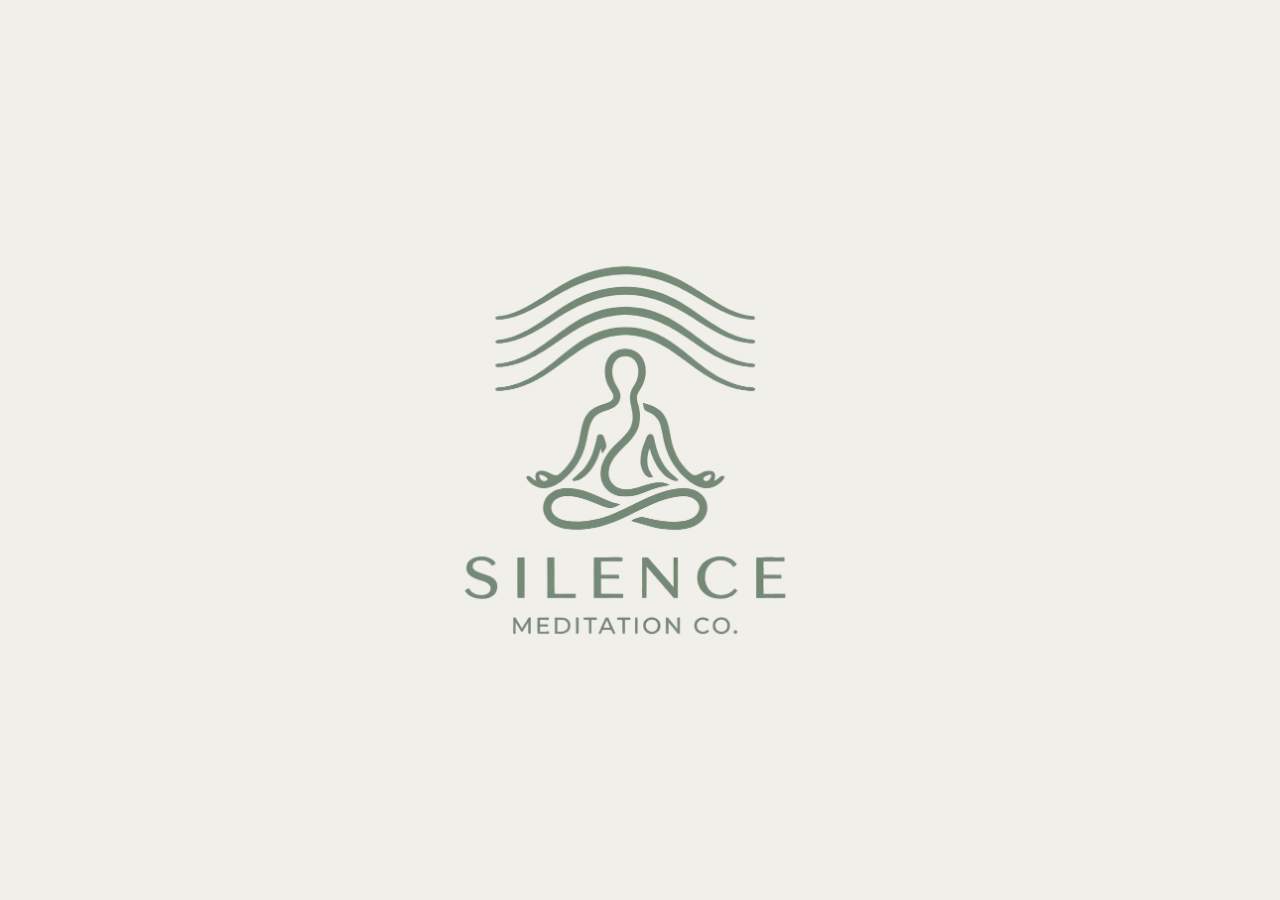
<file: Silence/app/src/main/assets/index.html>
<!DOCTYPE html>
<html>
<head>
    <meta charset="UTF-8">
    <meta name="viewport" content="width=device-width, initial-scale=1.0">
    <title>Silence</title>
    <link rel="stylesheet" href="style.css">
</head>

<body>


<!-- Splash Screen -->
<div id="splash">

    <img src="splash_logo.png" id="splashLogo">

</div>
<!-- App -->
<div id="app" class="hidden">



    <!-- HOME -->
    <section id="home" class="screen active">

        <h1 class="home-title">Silence</h1>

        <p class="home-subtitle">
            How are you feeling today?
        </p>

        <textarea
                id="problem"
                class="emotion-input"
                placeholder="Share what's on your mind..."
        ></textarea>

        <button class="calm-button" onclick="sendToAndroid()">
            Find Calm
        </button>

        <div class="ambient-orb"></div>


        <!-- AI RESULT -->

        <div id="emotionResultCard" class="result-card hidden">

            <div class="emotion-label">
                Emotion Detected
            </div>

            <div id="detectedEmotion" class="emotion-value">
                Calm
            </div>

        </div>


        <!-- MEDITATION CARD -->

        <div id="meditationCard" class="meditation-card hidden">

            <div class="recommendation-card">

                <svg class="meditation-icon" viewBox="0 0 24 24" aria-hidden="true">
                    <path d="M4 10.5C4 7.46 6.46 5 9.5 5h5A5.5 5.5 0 0 1 20 10.5v.25A4.25 4.25 0 0 1 15.75 15H14l.6 2.4a.75.75 0 0 1-1.28.7L11 15.5l-2.32 2.6a.75.75 0 0 1-1.28-.7L8 15H6.25A4.25 4.25 0 0 1 2 10.75z"/>
                </svg>
                <span>Recommended Meditation</span>
            </div>



            <p id="meditationText" style="white-space: pre-line;"></p>

        </div>

        <!-- CRISIS SUPPORT MESSAGE -->
        <div id="crisisMessage" class="result-card hidden">

            <div class="emotion-label">
                Support Message
            </div>

            <div id="crisisText" class="emotion-value" style="white-space: pre-line;">
                If you are in immediate distress, please reach out to someone you trust or a professional support service.
            </div>

        </div>

        <!-- BREATHING CARD -->

        <div id="breathingCard" class="breathing-card hidden">

            <div class="card-title">
                Guided Breathing
            </div>

            <div class="breathing-container">

                <div class="breathing-orb" id="breathingCircle"></div>

                <div class="breathing-text" id="breathingText">
                    Tap Start
                </div>

            </div>

            <button id="breathingButton"
                    class="primary-btn"
                    onclick="toggleBreathing()">
                Start Session
            </button>

            <button id="resetButton"
                    class="back-btn"
                    onclick="resetMeditation()">
                Back
            </button>

        </div>

        <div style="height:120px"></div>

    </section>

    <!-- MUSIC -->
    <section id="music" class="screen">

        <div class="music-title">

            <svg viewBox="0 0 24 24" fill="none">
                <path d="M9 18V5l12-2v13"/>
                <circle cx="6" cy="18" r="3"/>
                <circle cx="18" cy="16" r="3"/>
            </svg>

            Soothing Music

        </div>

        <div class="music-player">

            <audio id="meditationAudio"></audio>

            <div class="player-header">
                <svg class="music-icon" viewBox="0 0 24 24">
                    <path d="M12 3v12.26A3.5 3.5 0 1 0 14 18V7h4V3h-6z"/>
                </svg>
                <span id="currentTrack">Nothing Playing</span>
            </div>

            <div class="progress-wrapper">
                <span id="currentTime">0:00</span>

                <input type="range" id="progressBar" value="0" min="0" max="100">

                <span id="duration">0:00</span>
            </div>

            <div class="music-controls">

                <!-- LOOP BUTTON -->
                <button class="loop-btn" onclick="toggleLoop()">
                    <svg viewBox="0 0 24 24">
                        <path d="M17 1l4 4-4 4"/>
                        <path d="M3 11V9a4 4 0 014-4h14"/>
                        <path d="M7 23l-4-4 4-4"/>
                        <path d="M21 13v2a4 4 0 01-4 4H3"/>
                    </svg>
                </button>

                <!-- PLAY BUTTON -->
                <button class="play-main" onclick="togglePlay()">
                    <svg viewBox="0 0 24 24">
                        <path d="M8 5v14l11-7z"></path>
                    </svg>
                </button>

            </div>

            <ul class="track-list">

                <li onclick="playTrack('CalmMusic 512Hz.mp3')">
                    Calm Meditation
                </li>

                <li onclick="playTrack('Healing 71Hz.mp3')">
                    71Hz Healing
                </li>

                <li onclick="playTrack('DeepSleep 5Hz.mp3')">
                    5Hz Deep Sleep
                </li>

                <li onclick="playTrack('Gamma Focus Waves 404Hz.mp3')">
                    Gamma Deep Focus
                </li>

            </ul>

        </div>

    </section>

    <!-- SETTINGS -->
    <section id="settings" class="screen">

        <div class="settings-header">

            <svg width="22" height="22" viewBox="0 0 24 24">
                <path d="M12 8a4 4 0 100 8 4 4 0 000-8z" stroke="currentColor" stroke-width="2" fill="none"/>
                <path d="M3 12h2m14 0h2M12 3v2m0 14v2M5.6 5.6l1.4 1.4m10 10l1.4 1.4M18.4 5.6l-1.4 1.4M7 17l-1.4 1.4" stroke="currentColor" stroke-width="2"/>
            </svg>

            Settings

        </div>

        <div class="settings-card">

            <button class="settings-btn" onclick="openHistory()">

                <svg width="20" height="20" viewBox="0 0 24 24"
                     stroke="#1f2937" stroke-width="2" fill="none"
                     stroke-linecap="round" stroke-linejoin="round">

                    <line x1="8" y1="6" x2="21" y2="6"></line>
                    <line x1="8" y1="12" x2="21" y2="12"></line>
                    <line x1="8" y1="18" x2="21" y2="18"></line>
                    <circle cx="3" cy="6" r="1"></circle>
                    <circle cx="3" cy="12" r="1"></circle>
                    <circle cx="3" cy="18" r="1"></circle>

                </svg>

                Chat History

            </button>

            <button class="settings-btn" onclick="openAccount()">

                <svg width="20" height="20" viewBox="0 0 24 24"
                     stroke="#1f2937" stroke-width="2" fill="none"
                     stroke-linecap="round" stroke-linejoin="round">

                    <circle cx="12" cy="7" r="4"></circle>
                    <path d="M5.5 21a6.5 6.5 0 0113 0"></path>

                </svg>

                Account & Privacy

            </button>

        </div>

        <div class="settings-card">

            <div class="theme-row">

                <span>Light</span>

                <label class="switch">
                    <input type="checkbox" onchange="toggleTheme()">
                    <span class="slider"></span>
                </label>

                <span>Dark</span>

            </div>

        </div>

        <div class="settings-card">

            <button class="logout-btn" onclick="logout()">
                Logout
            </button>

        </div>

    </section>

    <!-- HISTORY -->
    <section id="history" class="screen">

        <div class="history-header">

            <button class="ios-back" onclick="changeTab('settings',2)">
                <svg viewBox="0 0 24 24">
                    <path d="M15 6 L9 12 L15 18"/>
                </svg>
                Back
            </button>

            <h2>Chat History</h2>

        </div>

        <div class="history-actions">

            <button class="delete-history-btn" onclick="openDeleteModal()">

                <svg class="delete-icon" viewBox="0 0 24 24" fill="none" stroke="currentColor">
                    <path stroke-linecap="round" stroke-linejoin="round" stroke-width="2"
                          d="M3 6h18M8 6V4h8v2M6 6v14h12V6"/>
                </svg>

                <span>Clear History</span>

            </button>

        </div>

        <div class="history-container" id="historyContainer"></div>

    </section>
    <!-- ACCOUNT -->
    <section id="account" class="screen">

        <div class="account-container">

            <div class="account-card">

                <h2 class="account-title">
                    👤 Account & Privacy
                </h2>

                <label class="account-label">Change Name</label>

                <input id="newName" class="account-input" placeholder="Enter new name">

                <button class="primary-btn" onclick="changeName()">
                    Update Name
                </button>

                <label class="account-label">Change Password</label>

                <input id="newPassword" type="password" class="account-input" placeholder="Enter new password">

                <button class="primary-btn" onclick="changePassword()">
                    Update Password
                </button>

                <button class="back-btn" onclick="changeTab('settings',2)">
                    Back
                </button>

            </div>

        </div>

    </section>

    <!-- Bottom Navigation -->
    <nav class="bottom-nav">



        <button class="nav-item active" onclick="changeTab('home',0)">

            <svg class="nav-icon" xmlns="http://www.w3.org/2000/svg" fill="none" viewBox="0 0 24 24" stroke-width="1.8" stroke="currentColor">
                <path stroke-linecap="round" stroke-linejoin="round" d="M2.25 12L11.25 3l9 9M4.5 10.5v9h5.25v-6h4.5v6H19.5v-9"/>
            </svg>

            <span>Home</span>
        </button>

        <button class="nav-item" onclick="changeTab('music',1)">

            <svg class="nav-icon" xmlns="http://www.w3.org/2000/svg" fill="none" viewBox="0 0 24 24" stroke-width="1.8" stroke="currentColor">
                <path stroke-linecap="round" stroke-linejoin="round" d="M9 19V6l12-2v13"/>
                <circle cx="6" cy="18" r="3"/>
                <circle cx="18" cy="16" r="3"/>
            </svg>

            <span>Music</span>
        </button>

        <button class="nav-item" onclick="changeTab('settings',2)">

            <svg class="nav-icon" xmlns="http://www.w3.org/2000/svg" fill="none" viewBox="0 0 24 24" stroke-width="1.8" stroke="currentColor">
                <path stroke-linecap="round" stroke-linejoin="round" d="M10.325 4.317a1.724 1.724 0 013.35 0l.172.68a1.724 1.724 0 001.616 1.25l.705.05a1.724 1.724 0 011.487 2.41l-.27.62a1.724 1.724 0 00.39 1.924l.5.5a1.724 1.724 0 010 2.438l-.5.5a1.724 1.724 0 00-.39 1.924l.27.62a1.724 1.724 0 01-1.487 2.41l-.705.05a1.724 1.724 0 00-1.616 1.25l-.172.68a1.724 1.724 0 01-3.35 0l-.172-.68a1.724 1.724 0 00-1.616-1.25l-.705-.05a1.724 1.724 0 01-1.487-2.41l.27-.62a1.724 1.724 0 00-.39-1.924l-.5-.5a1.724 1.724 0 010-2.438l.5-.5a1.724 1.724 0 00.39-1.924l-.27-.62a1.724 1.724 0 011.487-2.41l.705-.05a1.724 1.724 0 001.616-1.25l.172-.68z"/>
            </svg>

            <span>Settings</span>
        </button>

    </nav>

</div>


<script src="script.js"></script>

<!-- DELETE HISTORY MODAL -->

<div id="deleteModal" class="modal hidden">

    <div class="modal-content">

        <h3>Clear History</h3>

        <p>Are you sure you want to delete all meditation history?</p>

        <div class="modal-actions">

            <button class="cancel-btn" onclick="closeDeleteModal()">Cancel</button>

            <button class="confirm-delete-btn" onclick="confirmDeleteHistory()">Delete</button>

        </div>

    </div>

</div>

</body>

</html>
</file>
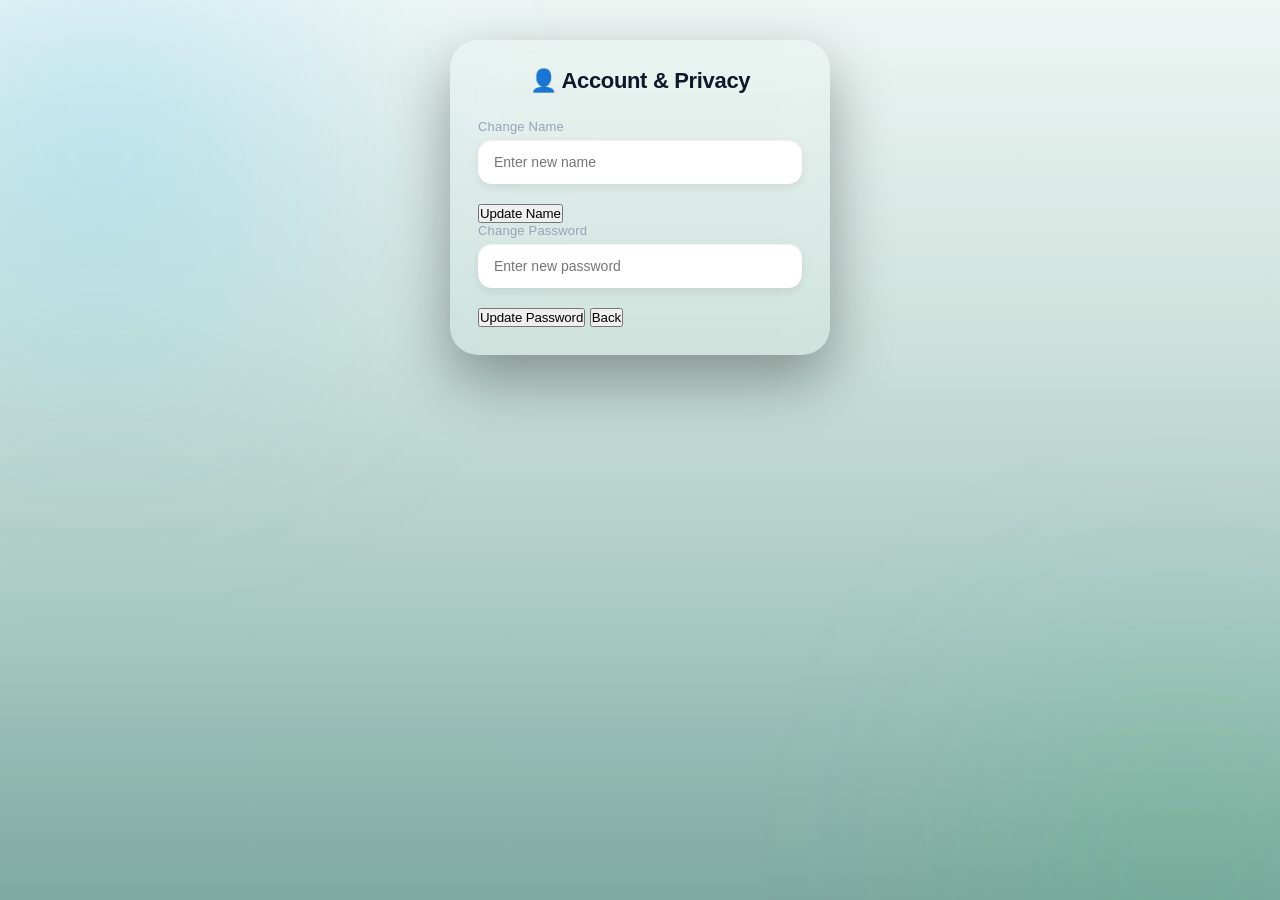
<file: Silence/app/src/main/assets/account.html>
<!DOCTYPE html>
<html>

<head>

    <meta name="viewport" content="width=device-width, initial-scale=1.0">

    <link rel="stylesheet" href="style.css">

</head>

<body>

<div class="account-container">

    <div class="account-card">

        <h2 class="account-title">👤 Account & Privacy</h2>

        <label class="account-label">Change Name</label>

        <input id="newName" class="account-input" placeholder="Enter new name">

        <button class="account-btn" onclick="changeName()">
            Update Name
        </button>

        <label class="account-label">Change Password</label>

        <input id="newPassword" type="password" class="account-input" placeholder="Enter new password">

        <button class="account-btn" onclick="changePassword()">
            Update Password
        </button>

        <button class="account-back-btn" onclick="changeTab('settings',2)">
            Back
        </button>

    </div>

</div>

<script src="script.js"></script>

</body>

</html>
</file>
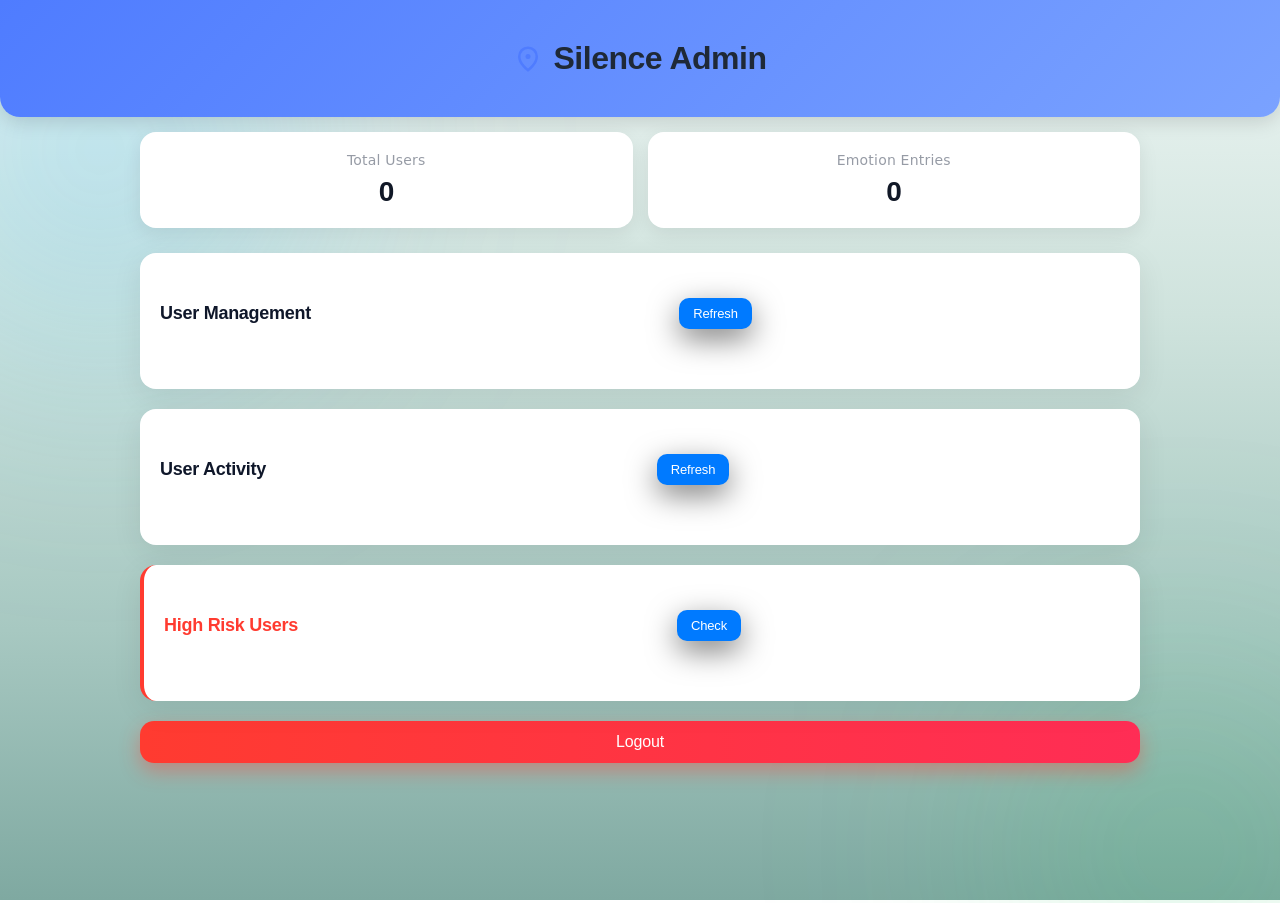
<file: Silence/app/src/main/assets/admin.html>
<!DOCTYPE html>
<html>
<head>
    <meta charset="UTF-8">
    <title>Admin Dashboard</title>
    <link rel="stylesheet" href="style.css">
</head>

<body>

<header class="admin-header">
    <h1 class="admin-title">
        <svg class="admin-logo" viewBox="0 0 24 24" fill="none">
            <path d="M12 3C8 3 5 6 5 10c0 6 7 11 7 11s7-5 7-11c0-4-3-7-7-7z" stroke="currentColor" stroke-width="2"/>
            <circle cx="12" cy="10" r="2" fill="currentColor"/>
        </svg>
        Silence Admin
    </h1>
</header>

<div class="dashboard">

    <div class="stats-grid">

        <div class="stat-card">
            <p class="stat-label">Total Users</p>
            <h2 id="totalUsers">0</h2>
        </div>

        <div class="stat-card">
            <p class="stat-label">Emotion Entries</p>
            <h2 id="totalEmotions">0</h2>
        </div>

    </div>

    <div class="card">

        <div class="card-header">
            <h2>User Management</h2>
            <button class="primary-btn" onclick="loadUsers()">Refresh</button>
        </div>

        <table id="userTable"></table>

    </div>


    <div class="card">

        <div class="card-header">
            <h2>User Activity</h2>
            <button class="primary-btn" onclick="loadActivity()">Refresh</button>
        </div>

        <table id="activityTable"></table>

    </div>


    <div class="card danger">

        <div class="card-header">
            <h2>High Risk Users</h2>
            <button class="primary-btn" onclick="loadHighRisk()">Check</button>
        </div>

        <table id="riskTable"></table>

    </div>


    <button class="logout-btn" onclick="logout()">Logout</button>

</div>
<script src="script.js"></script>
<script>
    document.addEventListener("DOMContentLoaded", function () {

        if (typeof loadStats === "function") loadStats();
        if (typeof loadUsers === "function") loadUsers();
        if (typeof loadActivity === "function") loadActivity();
        if (typeof loadHighRisk === "function") loadHighRisk();

    });
</script>
</body>

</html>
</file>
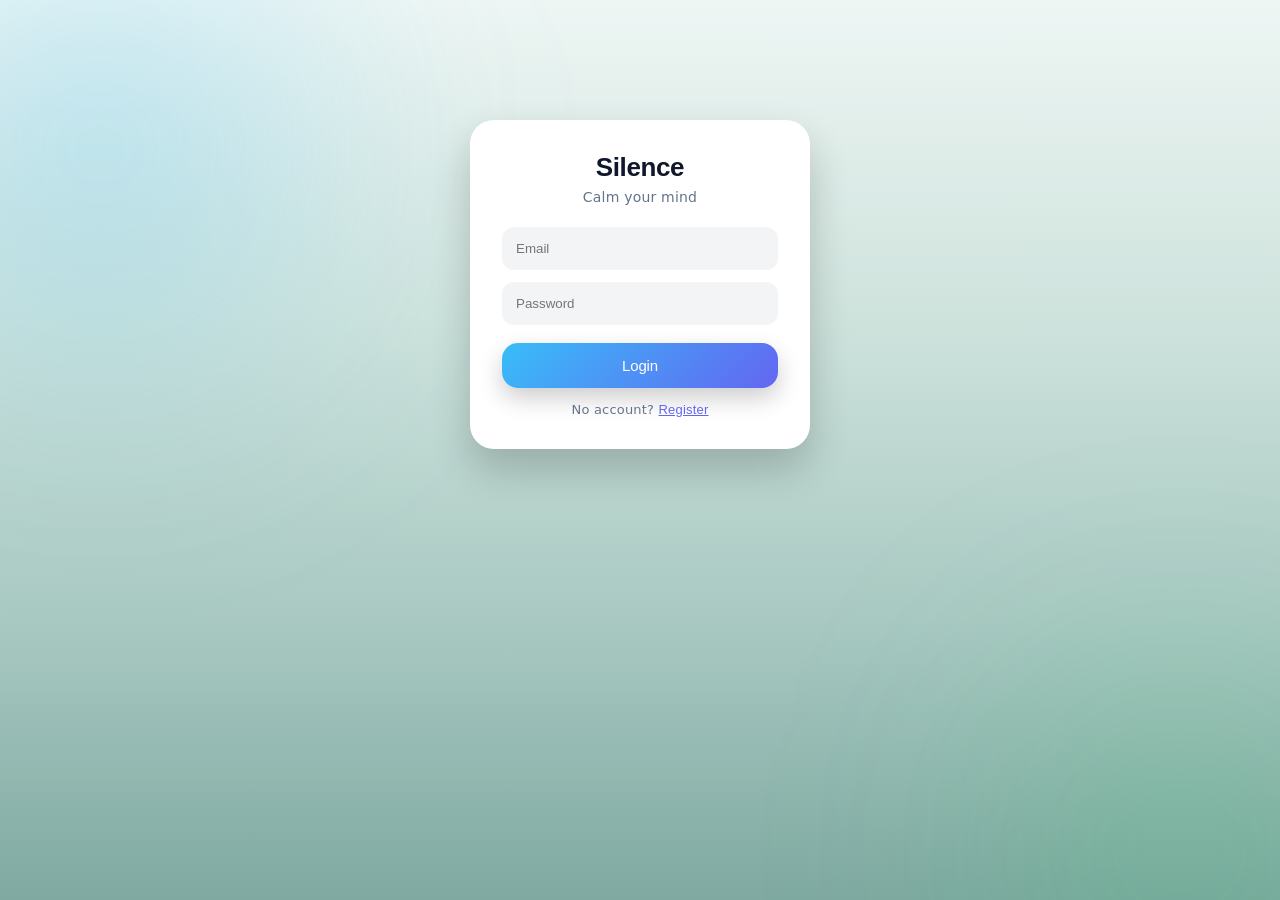
<file: Silence/app/src/main/assets/login.html>
<!DOCTYPE html>
<html>
<head>
    <meta charset="UTF-8">
    <title>Silence Login</title>
    <link rel="stylesheet" href="style.css">
</head>

<body>

<div class="auth-container">

    <h2 class="auth-title">Silence</h2>
    <p class="auth-subtitle">Calm your mind</p>

    <input id="loginEmail" placeholder="Email">

    <input id="loginPassword" type="password" placeholder="Password">

    <button class="auth-btn" onclick="loginUser()">Login</button>

    <p class="auth-link">
        No account?
        <a href="#" onclick="openRegister()">Register</a>
    </p>

</div>

<script src="script.js"></script>

</body>
</html>
</file>
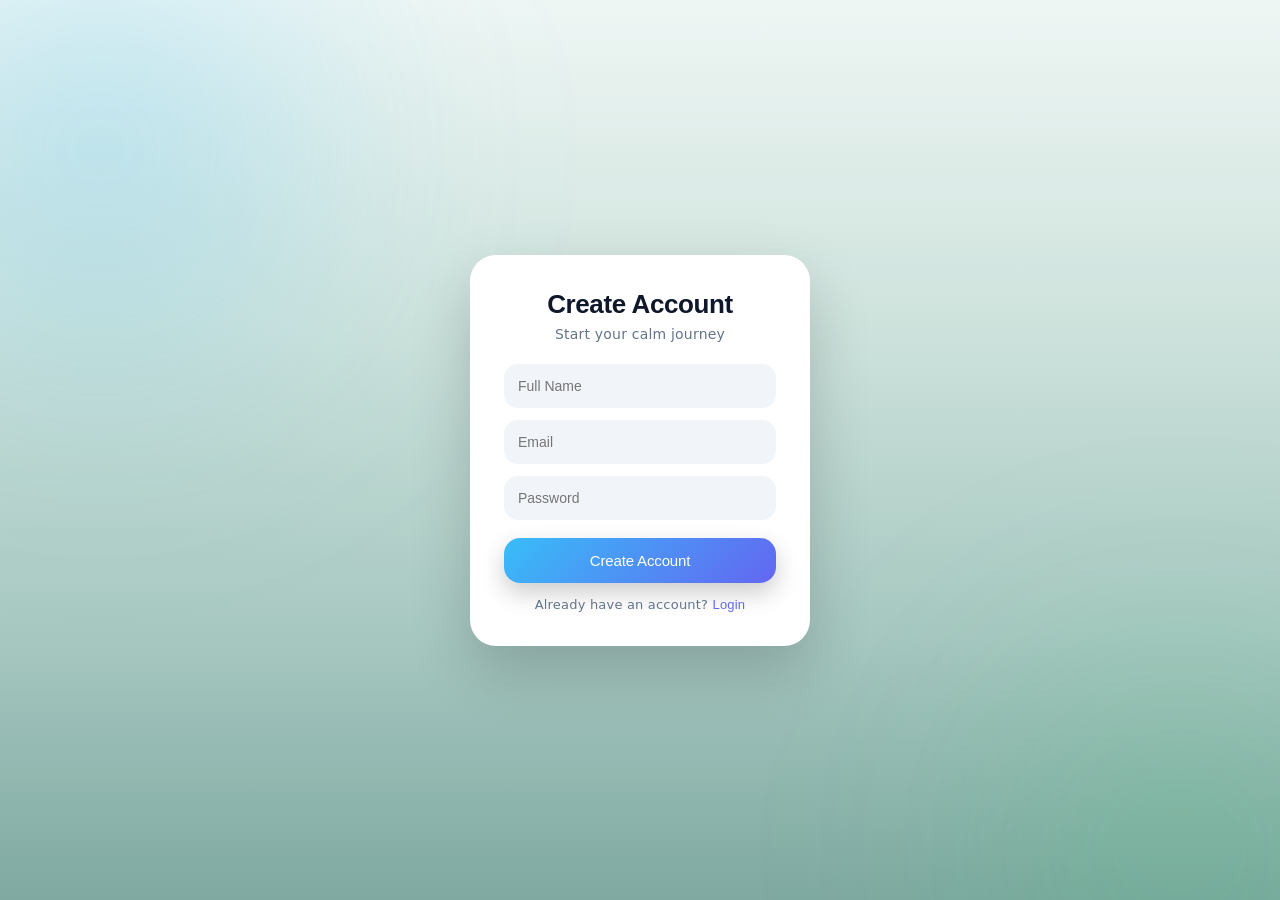
<file: Silence/app/src/main/assets/register.html>
<!DOCTYPE html>
<html>

<head>
    <meta charset="UTF-8">
    <title>Create Account</title>
    <link rel="stylesheet" href="style.css">
</head>

<body>

<div class="auth-wrapper">

    <div class="auth-card">

        <h2 class="auth-title">Create Account</h2>
        <p class="auth-subtitle">Start your calm journey</p>

        <input id="regName" type="text" placeholder="Full Name">

        <input id="regEmail" type="email" placeholder="Email">

        <input id="regPassword" type="password" placeholder="Password">

        <button class="auth-btn" onclick="registerUser()">Create Account</button>

        <p class="auth-link">
            Already have an account?
            <a onclick="openLogin()">Login</a>
        </p>

    </div>

</div>

<script src="script.js"></script>

</body>

</html>
</file>
<file: Silence/app/src/main/assets/style.css>
/* =====================================================
SYSTEM FONTS - iOS/Android Native (No internet needed)
===================================================== */

/* =====================================================
iOS-STYLE SYSTEM FONTS - Works Offline Everywhere
===================================================== */

/* Main Title - iOS SF Pro Display equivalent */

body{

font-family:
-apple-system,
BlinkMacSystemFont,
"SF Pro Display",
"SF Pro Text",
Segoe UI,
Roboto,
Helvetica,
Arial,
sans-serif;

}

.home-title {
    font-family: -apple-system, BlinkMacSystemFont, 'Segoe UI', Roboto, Oxygen, Ubuntu, Cantarell, sans-serif !important;
    font-weight: 700 !important;
    font-size: 2.2rem !important;
    letter-spacing: -0.02em !important;
    text-shadow: 0 2px 8px rgba(0,0,0,0.1) !important;
}

/* Subtitle text - iOS SF Pro Text */
.subtitle-text, .app-subtitle {
    font-family: -apple-system, BlinkMacSystemFont, 'Segoe UI', system-ui, sans-serif !important;
    font-weight: 400 !important;
    font-size: 1rem !important;
    letter-spacing: -0.01em !important;
}

/* Buttons - iOS SF Pro Medium */
.primary-btn, .btn, button {
    font-family: -apple-system, BlinkMacSystemFont, 'Segoe UI', Roboto, sans-serif !important;
    font-weight: 500 !important;
    letter-spacing: -0.01em !important;
}

/* All headings */
h1, h2, h3, .title {
    font-family: -apple-system, BlinkMacSystemFont, 'Segoe UI', Roboto, sans-serif !important;
    font-weight: 600 !important;
    letter-spacing: -0.015em !important;
}

/* Body text */
body, p, .text {
    font-family: system-ui, -apple-system, 'Segoe UI', Roboto, sans-serif !important;
    font-weight: 400 !important;
}

/*===GLOBAL RESET
===================================================== */

*{
box-sizing:border-box;
margin:0;
padding:0;
font-family:-apple-system,BlinkMacSystemFont,"Segoe UI",Roboto,sans-serif;
-webkit-tap-highlight-color:transparent;
}

html{
scroll-behavior:smooth;
}

body{
font-family:-apple-system,BlinkMacSystemFont,"SF Pro Text","Segoe UI",Roboto,sans-serif;
letter-spacing:0.2px;

background:linear-gradient(
180deg,
#eef6f4 0%,
#cfe3dd 35%,
#a7c8c1 70%,
#7fa9a1 100%
);

min-height:100vh;

transition:background .4s ease;

color:#0f172a;

height:100vh;
overflow-y:auto;


-webkit-overflow-scrolling:touch;
}

/* =====================================================
APP CONTAINER
===================================================== */

#app{
height:100vh;
overflow-y:auto;
overscroll-behavior:contain;
-webkit-overflow-scrolling:touch;
}

html,body{
overflow:hidden;
}

/* =====================================================
DARK MODE
===================================================== */

body.dark {

body.dark{

background:linear-gradient(
180deg,
#021b1a 0%,
#042f2e 50%,
#053c39 100%
);

}

color:#e5e7eb;

}

/* =====================================================
AMBIENT BACKGROUND GLOW
===================================================== */

body::before{

content:"";

position:fixed;

top:-200px;
left:-200px;

width:600px;
height:600px;

background:radial-gradient(
circle,
rgba(34,197,94,0.25),
transparent 70%
);

filter:blur(120px);

z-index:-1;

animation:ambientGlow 12s infinite alternate;

}

@keyframes ambientGlow{

0%{transform:translate(0,0);}
100%{transform:translate(200px,120px);}

}

/* =====================================================
SPLASH SCREEN
===================================================== */

#splash{
height:100vh;
display:flex;
align-items:center;
justify-content:center;
background:#1F4D45;
}

.logo{
font-size:42px;
font-weight:600;
}

/* =====================================================
HEADER
===================================================== */

header{
font-size:26px;
font-weight:700;
text-align:center;
padding:18px 0;
color:#0f172a;
}

body.dark header{
color:#e2f5ef;
}

/* =====================================================
SCREEN TRANSITIONS
===================================================== */

.screen{
min-height:100vh;
display:none;
opacity:0;
transform:translateY(25px) scale(.98);
transition:all .35s cubic-bezier(.4,0,.2,1);
}

.screen.active{
display:block;
opacity:1;
transform:translateY(0) scale(1);
}

/* =====================================================
INPUT AREA
===================================================== */

#problem{

width:90%;
margin:20px auto;

display:block;

padding:18px;

height:120px;

border:none;
border-radius:20px;

background:rgba(255,255,255,0.65);

backdrop-filter:blur(10px);

box-shadow:0 12px 30px rgba(0,0,0,0.12);

font-size:15px;

outline:none;
resize:none;

}

/* =====================================================
PRIMARY BUTTON
===================================================== */

.primary-btn{

display:block;
margin:25px auto;

padding:14px 30px;

border:none;
border-radius:16px;

font-size:16px;
font-weight:600;

color:white;

background:linear-gradient(135deg,#38bdf8,#6366f1);

cursor:pointer;

box-shadow:0 10px 30px rgba(0,0,0,0.5);

transition:transform .15s ease, box-shadow .15s ease;

}

.primary-btn:active{
transform:scale(.92);
box-shadow:0 5px 15px rgba(0,0,0,0.3);
}

/* =====================================================
MEDITATION CARD
===================================================== */

/* ==========================================
   MEDITATION CARDS (APPLE STYLE)
========================================== */

.meditation-card{
width:90%;
margin:20px auto;
padding:22px;

border-radius:22px;

background:linear-gradient(
145deg,
#fff6bf,
#ffeaa7
);

box-shadow:
0 10px 30px rgba(0,0,0,0.15),
0 2px 8px rgba(0,0,0,0.08);

transition:all .25s ease;
}

.meditation-card:hover{
transform:translateY(-3px);
box-shadow:
0 18px 40px rgba(0,0,0,0.2);
}

body.dark .meditation-card{
background:rgba(255,255,255,0.06);
}

/* =====================================================
BREATHING
===================================================== */

.breathing-section{
text-align:center;
margin-top:20px;
}

.breathing-container{
display:flex;
flex-direction:column;
align-items:center;
margin-top:25px;
}

.breathing-orb{

width:150px;
height:150px;

border-radius:50%;

background:radial-gradient(circle at 30% 30%,#7dd3fc,#0ea5e9);

box-shadow:
0 0 40px rgba(56,189,248,0.6),
0 0 80px rgba(56,189,248,0.3),
inset 0 0 20px rgba(255,255,255,0.3);

transition:transform 4s ease-in-out, box-shadow 4s ease;

}

.breathing-orb.expand{

transform:scale(1.55);

box-shadow:
0 0 60px rgba(56,189,248,0.8),
0 0 120px rgba(56,189,248,0.4);

}

.history-item{

background:rgba(255,255,255,0.7);

border-radius:16px;

padding:16px;

margin:12px 20px;

box-shadow:0 8px 20px rgba(0,0,0,0.1);

}

body.dark .history-item{

background:#163a33;

}

.history-emotion{

font-weight:700;
margin-bottom:6px;

}

.history-text{

font-size:14px;
opacity:0.9;

}

.breathing-text{

margin-top:20px;

font-size:20px;

font-weight:700;

color:#0f172a; /* dark readable color for light mode */

text-shadow:0 2px 8px rgba(0,0,0,0.08);

letter-spacing:0.5px;

}

body.dark .breathing-text{

color:#e2f5ef;

text-shadow:0 0 10px rgba(34,197,94,0.4);

}

/* =====================================================
MUSIC SECTION
===================================================== */

/* Base header style (both modes) */
.music-title {
    display: flex;
    align-items: center;
    justify-content: center;      /* center text */
    gap: 10px;

    padding: 20px 24px 4px;
    font-family: -apple-system, BlinkMacSystemFont, 'Segoe UI', Roboto, system-ui, sans-serif;
    font-weight: 600;
    font-size: 18px;
    letter-spacing: -0.02em;
    text-transform: none;
}

/* LIGHT MODE */
body:not(.dark) .music-title {
    color: #0f172a;                           /* dark navy */
    text-shadow: 0 1px 2px rgba(255,255,255,0.6);
}

/* DARK MODE */
body.dark .music-title {
    color: #e5f4ff;                           /* soft aqua white */
    text-shadow: 0 2px 8px rgba(0,0,0,0.6);
}

/* Icon tint */
.music-title svg {
    width: 20px;
    height: 20px;
}

/* Icon colors per mode */
body:not(.dark) .music-title svg {
    stroke: #38bdf8;
}

body.dark .music-title svg {
    stroke: #a5b4fc;
}


.music-card{

width:90%;
margin:18px auto;

padding:22px;

border-radius:22px;

background:rgba(255,255,255,0.65);

backdrop-filter:blur(18px);

box-shadow:
0 20px 40px rgba(0,0,0,0.15),
0 4px 10px rgba(0,0,0,0.08);

}

body.dark .music-card{

background:rgba(15,40,35,0.8);

box-shadow:0 20px 40px rgba(0,0,0,0.6);

}

.track-list{
list-style:none;
margin-top:10px;
}

.track-list li{

padding:14px 16px;

margin-bottom:12px;

border-radius:14px;

font-size:15px;
font-weight:600;

cursor:pointer;

transition:0.25s;

background:linear-gradient(
135deg,
#fde68a,
#facc15
);

color:#1e293b;

box-shadow:
0 6px 14px rgba(0,0,0,0.15);

}

.track-list li:hover{

transform:scale(1.03);

background:linear-gradient(
135deg,
#fcd34d,
#eab308
);

}

body.dark .track-list li{

background:linear-gradient(
135deg,
#fde047,
#facc15
);

color:#0f172a;

}

body.dark .track-list li:hover{
background:rgba(255,255,255,0.1);
}

/* =====================================================
NOW PLAYING
===================================================== */

.now-playing{

font-weight:600;
font-size:15px;

text-align:center;

margin-bottom:16px;

padding:12px;

border-radius:14px;

background:rgba(0,0,0,0.05);

color:#0f172a;

}

body.dark .now-playing{
background:rgba(255,255,255,0.06);
color:#e2f5ef;
}

/* =====================================================
PAUSE BUTTON
===================================================== */

.pause-btn{

margin-top:16px;
width:100%;

padding:14px;

border:none;
border-radius:16px;

font-size:15px;
font-weight:600;

background:linear-gradient(135deg,#1f6f5f,#2f8f7c);

color:white;

box-shadow:0 10px 20px rgba(0,0,0,0.25);

transition:.25s;

}

.pause-btn:active{
transform:scale(.96);
}

/* =====================================================
SETTINGS
===================================================== */

.settings-header{
font-weight:600;
font-size:22px;
padding:20px;
}

/* LIGHT */

body:not(.dark) .settings-header{
color:#1f2937;
}

/* DARK */

body.dark .settings-header{
color:#ffffff;
}

.settings-icon{

width:20px;
height:20px;

stroke:#0f172a;
stroke-width:2;

}

body.dark .settings-icon{
stroke:#e2f5ef;
}

.settings-title{
font-size:22px;
font-weight:700;
margin:20px;
color:#0f172a;
}

body.dark .settings-title{
color:#e2f5ef;
}

.settings-card{

background:rgba(255,255,255,0.08);

border-radius:20px;

padding:18px;

margin:16px 20px;

backdrop-filter:blur(10px);

box-shadow:
0 8px 25px rgba(0,0,0,0.25);

}
body.dark .settings-card{

background:#163a33;

box-shadow:
0 10px 30px rgba(0,0,0,0.6);

}

.settings-btn{

display:flex;
align-items:center;
gap:14px;

width:100%;

padding:18px;

border:none;

background:transparent;

font-size:16px;
font-weight:600;

color:#1e293b;

cursor:pointer;

}

.settings-btn + .settings-btn{
margin-top:10px;
}

.settings-btn:hover{
background:rgba(255,255,255,0.07);
box-shadow:0 0 18px rgba(99,102,241,0.3);
}



body.dark .settings-btn{
color:#e6fffb;
}

body.dark .settings-btn svg{
stroke:#e6fffb;
}

/* =====================================================
THEME SWITCH
===================================================== */

.theme-row{
color:#1e293b;
font-weight:500;
display:flex;

align-items:center;
justify-content:center;

gap:12px;

padding:18px;

width:100%;

}

.theme-row span{
min-width:45px;
text-align:center;
}

body.dark .theme-row{
color:#e2f5ef;
}

.switch{
position:relative;
display:inline-block;
width:50px;
height:26px;
}

.switch input{
opacity:0;
width:0;
height:0;
}

.slider{

position:absolute;
box-shadow:0 0 12px rgba(99,102,241,0.4);

cursor:pointer;

top:0;
left:0;
right:0;
bottom:0;

background:#0f172a;

border-radius:26px;

transition:.4s;

}

.slider:before{

position:absolute;

content:"";

height:20px;
width:20px;

left:3px;
bottom:3px;

background:white;

border-radius:50%;

transition:.4s;

}

input:checked + .slider{

background:#6366f1;

box-shadow:0 0 15px rgba(99,102,241,0.6);

}

input:checked + .slider:before{
transform:translateX(24px);
}

/* =====================================================
AUTH SCREEN
===================================================== */

/* ==========================================
   LOGIN / REGISTER UI
========================================== */

.auth-container{

width:90%;
max-width:340px;

margin:120px auto;

background:white;

padding:32px;

border-radius:24px;

box-shadow:
0 20px 40px rgba(0,0,0,0.2);

text-align:center;

animation:fadeUp .6s ease;

}

.auth-title{

font-size:28px;

font-weight:700;

margin-bottom:4px;

}

.auth-subtitle{

font-size:14px;

color:#6b7280;

margin-bottom:20px;

}

.auth-container input{

width:100%;

padding:14px;

margin-bottom:12px;

border-radius:12px;

border:none;

background:#f3f4f6;

}

.auth-btn{

width:100%;

padding:14px;

border:none;

border-radius:14px;

background:linear-gradient(
135deg,
#38bdf8,
#6366f1
);

color:white;

font-weight:600;

cursor:pointer;

margin-top:8px;

}

.auth-btn:hover{
opacity:0.9;
}

.auth-link{
margin-top:10px;
font-size:13px;
}

.auth-link a{
color:#6366f1;
cursor:pointer;
}

@keyframes fadeUp{

from{
opacity:0;
transform:translateY(20px);
}

to{
opacity:1;
transform:translateY(0);
}

}

/* =====================================================
ADMIN PANEL
===================================================== */

.admin-container{
padding:20px;
}

.admin-card{

background:white;

border-radius:16px;

padding:20px;

margin-top:15px;

box-shadow:0 5px 15px rgba(0,0,0,0.15);

}

/* =====================================================
BOTTOM NAVIGATION
===================================================== */

.bottom-nav{

position:fixed;
bottom:0;
left:0;

width:100%;
height:75px;

display:flex;
justify-content:space-around;
align-items:center;

background:rgba(12,20,35,0.95);

backdrop-filter:blur(20px);

border-top:1px solid rgba(255,255,255,0.08);

padding-bottom:8px;

z-index:9999;

transition:transform .35s cubic-bezier(.4,0,.2,1);

}

/* hidden state */

.bottom-nav.hide{

transform:translateY(100%);

}

.nav-item{

flex:1;

display:flex;
flex-direction:column;

align-items:center;
justify-content:center;

font-size:12px;

color:#cbd5f5;

background:none;
border:none;

cursor:pointer;

}

.nav-item span{
font-size:11px;
}

.nav-item.active{

color:white;

}

.nav-item.active .nav-icon{

transform:scale(1.1);

}
.nav-icon{

width:24px;
height:24px;

stroke-width:1.8;

stroke-linecap:round;
stroke-linejoin:round;

margin-bottom:3px;

opacity:.85;

transition:.25s;

}

.nav-item.active .nav-icon{
opacity:1;
transform:scale(1.1);
}

/* =====================================================
UTILITIES
===================================================== */

.hidden{
display:none;
}

/* =====================================================
LOGOUT BUTTON
===================================================== */

.logout-btn{

width:90%;

margin:20px auto;

display:block;

padding:14px;

border:none;

border-radius:16px;

background:#ef4444;

color:white;

font-size:16px;

font-weight:600;

cursor:pointer;

box-shadow:0 10px 20px rgba(0,0,0,0.25);

transition:0.2s;

}

.logout-btn:active{
transform:scale(0.95);
}

.logout-btn:hover{
background:#dc2626;
}

/* =====================================================
CHAT HISTORY
===================================================== */

.history-title{

display:flex;
align-items:center;

gap:10px;

margin:20px;

font-size:20px;
font-weight:700;

}

.history-icon{

width:20px;
height:20px;

stroke:#0f172a;
stroke-width:2;

}

body.dark .history-icon{
stroke:#e2f5ef;
}

.history-container{

width:90%;
margin:20px auto;

display:flex;
flex-direction:column;
gap:12px;

}


.history-item{

background:linear-gradient(135deg,#fde68a,#facc15);

padding:16px;

border-radius:16px;

margin:12px 20px;

box-shadow:0 6px 15px rgba(0,0,0,0.2);

}

.history-emotion{

font-weight:600;

margin-bottom:4px;

}

.breathing-orb{

width:150px;
height:150px;

border-radius:50%;

background:radial-gradient(circle at 30% 30%,#7dd3fc,#0ea5e9);

box-shadow:
0 0 40px rgba(56,189,248,0.6),
0 0 80px rgba(56,189,248,0.3),
inset 0 0 20px rgba(255,255,255,0.3);

transition:transform 4s ease-in-out, box-shadow 4s ease;

}

/* ==============================
CHAT HISTORY
============================== */

/* HISTORY HEADER */

.history-header{
display:flex;
align-items:center;
gap:12px;

padding:20px 20px 10px 20px;

font-size:22px;
font-weight:600;
color:#ffffff;
}

.history-icon{

width:22px;
height:22px;

stroke:#facc15;

}

/* history list container */

.history-container{

padding-bottom:100px;

}

/* HISTORY ACTIONS */

.history-actions{

padding:0 20px 20px 20px;

}

/* DELETE BUTTON */

.delete-history-btn{

display:flex;
align-items:center;

gap:8px;

background:#ef4444;

color:white;

border:none;

padding:10px 16px;

border-radius:10px;

font-size:14px;

cursor:pointer;

transition:0.2s;

}

/* HOVER */

.delete-history-btn:hover{

background:#dc2626;

}

/* ICON */

.delete-icon{

width:18px;
height:18px;

stroke:white;

}

/* history card */

/* ==========================================
   CHAT HISTORY CARDS
========================================== */

.history-container{
width:90%;
margin:auto;
margin-top:15px;
}

.history-item{

padding:18px;

border-radius:16px;

margin-bottom:14px;

transition:0.3s;

}

/* LIGHT MODE */

body:not(.dark) .history-item{

background:rgba(255,255,255,0.7);

backdrop-filter:blur(10px);

box-shadow:0 8px 25px rgba(0,0,0,0.08);

}

/* DARK MODE */

body.dark .history-item{

background:rgba(255,255,255,0.08);

backdrop-filter:blur(20px);

border:1px solid rgba(255,255,255,0.1);

}

.history-item:hover{
transform:translateY(-2px);
}

.history-emotion{

font-weight:600;

color:#16a34a;

margin-bottom:4px;

text-transform:capitalize;

}

body.dark .history-emotion{

color:#34d399;

}
.history-text{

font-size:14px;

color:#374151;

line-height:1.5;

}

/* back button */


.history-actions{
text-align:right;
width:90%;
margin:auto;
margin-top:10px;
}

.delete-history-btn{

padding:8px 16px;

border:none;

border-radius:10px;

background:#ef4444;

color:white;

font-size:13px;

cursor:pointer;

box-shadow:0 5px 12px rgba(0,0,0,0.15);

}

body.dark .delete-history-btn{

background:#dc2626;

box-shadow:0 8px 20px rgba(0,0,0,0.4);

}

body.dark .delete-history-btn:hover{

background:#b91c1c;

}

.delete-history-btn:hover{
background:#dc2626;
}

/* ==========================================
   AUTH PAGES (LOGIN + REGISTER)
========================================== */

.auth-wrapper{

height:100vh;

display:flex;
align-items:center;
justify-content:center;

padding:20px;

}

/* CARD */

.auth-card{

width:100%;
max-width:340px;

background:white;

border-radius:26px;

padding:34px;

text-align:center;

box-shadow:
0 25px 60px rgba(0,0,0,0.18);

animation:fadeUp .6s ease;

}

/* TITLE */

.auth-title{

font-size:26px;

font-weight:700;

margin-bottom:6px;

color:#0f172a;

}

.auth-subtitle{

font-size:14px;

color:#64748b;

margin-bottom:22px;

}

/* INPUT */

.auth-card input{

width:100%;

padding:14px;

margin-bottom:12px;

border-radius:14px;

border:none;

background:#f1f5f9;

font-size:14px;

outline:none;

transition:0.2s;

}

.auth-card input:focus{

background:white;

box-shadow:
0 0 0 2px #6366f1;

}

/* BUTTON */

.auth-btn{

width:100%;

padding:14px;

border:none;

border-radius:16px;

font-size:15px;

font-weight:600;

color:white;

cursor:pointer;

background:linear-gradient(
135deg,
#38bdf8,
#6366f1
);

margin-top:6px;

box-shadow:
0 10px 25px rgba(0,0,0,0.2);

transition:.2s;

}

.auth-btn:hover{
transform:translateY(-2px);
}

/* LINK */

.auth-link{

margin-top:14px;

font-size:13px;

color:#64748b;

}

.auth-link a{

color:#6366f1;

font-weight:500;

cursor:pointer;

}

/* ANIMATION */

@keyframes fadeUp{

from{
opacity:0;
transform:translateY(20px);
}

to{
opacity:1;
transform:translateY(0);
}

}

/* HOME LAYOUT */

.main-title{
text-align:center;
font-size:26px;
font-weight:700;
margin-top:10px;
margin-bottom:20px;
}

/* INPUT */

.problem-input{

width:90%;
margin:auto;
display:block;

padding:16px;

height:120px;

border-radius:20px;

border:none;

background:rgba(255,255,255,0.8);

box-shadow:0 8px 20px rgba(0,0,0,0.1);

font-size:15px;

outline:none;
resize:none;

}

/* RESULT CARD */

.result-card{

width:90%;
margin:20px auto;

padding:18px;

border-radius:18px;

background:white;

box-shadow:0 10px 30px rgba(0,0,0,0.12);

text-align:center;

}

.emotion-label{

font-size:13px;
color:#6b7280;

}

.emotion-value{

font-size:20px;
font-weight:700;

color:#16a34a;

margin-top:4px;

}

/* MEDITATION CARD */

.meditation-card{

width:90%;
margin:20px auto;

padding:20px;

border-radius:22px;

background:white;

box-shadow:0 12px 35px rgba(0,0,0,0.15);

line-height:1.6;

font-size:14px;

}

/* BREATHING CARD */

.breathing-card{

width:90%;
margin:20px auto;

padding:25px;

border-radius:22px;

background:white;

box-shadow:0 15px 40px rgba(0,0,0,0.15);

text-align:center;

}

/* CARD TITLE */

.card-title{

font-weight:700;
font-size:16px;

margin-bottom:10px;

color:#111827;

}

.back-btn{

display:block;
margin:15px auto;

padding:12px 30px;

border:none;
border-radius:14px;

background:#ef4444;

color:white;

font-size:15px;
font-weight:600;

cursor:pointer;

box-shadow:0 8px 20px rgba(0,0,0,0.25);

transition:.2s;

}

.back-btn:hover{
background:#dc2626;
}

.back-btn:active{
transform:scale(.95);
}

/* =============================
   SPLASH SCREEN
============================= */


#splash{

position:fixed;
top:0;
left:0;

width:100%;
height:100%;

display:flex;
align-items:center;
justify-content:center;

/* background matching your logo */

background:#F0EFEA;

z-index:9999;

transition:opacity .8s ease;

}

/* BIG CENTERED LOGO */

#splashLogo{

width:85%;
max-width:500px;

object-fit:contain;

/* smooth breathing animation */

animation:logoBreath 4s ease-in-out infinite;

}

/* calm breathing animation */

@keyframes logoBreath{

0%{
transform:scale(0.95);
}

50%{
transform:scale(1.02);
}

100%{
transform:scale(0.95);
}

}

/* HOME PAGE */

.home-title{

text-align:center;
font-size:32px;
font-weight:700;
margin-top:30px;

color:#0f172a;

}

body.dark .home-title{
color:#e6fffb;
}

.home-subtitle{

text-align:center;
font-size:15px;
margin-top:8px;

color:#475569;

}

body.dark .home-subtitle{
color:#cbd5f5;
}

/* INPUT */

.emotion-input{

width:85%;

margin:25px auto;

display:block;

height:120px;

padding:18px;

border-radius:20px;

border:none;

background:rgba(255,255,255,0.6);

backdrop-filter:blur(15px);

box-shadow:0 10px 30px rgba(0,0,0,0.12);

font-size:15px;

resize:none;

outline:none;

}

/* BUTTON */

.calm-button{

display:block;

margin:25px auto;

padding:14px 34px;

border:none;

border-radius:20px;

font-size:16px;

font-weight:600;

color:white;

background:linear-gradient(
135deg,
#4facfe,
#6366f1
);

box-shadow:0 12px 35px rgba(0,0,0,0.25);

cursor:pointer;

transition:all .25s ease;

}

.calm-button:hover{

transform:translateY(-2px);

box-shadow:0 18px 40px rgba(0,0,0,0.3);

}

.calm-button:active{

transform:scale(.95);

}

/* AMBIENT ORB */

.ambient-orb{

position:absolute;

width:280px;
height:280px;

border-radius:50%;

background:radial-gradient(
circle,
rgba(99,102,241,0.25),
transparent 70%
);

filter:blur(60px);

top:55%;
left:50%;

transform:translateX(-50%);

animation:orbFloat 10s ease-in-out infinite;

z-index:-1;

}

@keyframes orbFloat{

0%{transform:translate(-50%,0);}
50%{transform:translate(-50%,-20px);}
100%{transform:translate(-50%,0);}

}

body.dark .emotion-input{

background:rgba(255,255,255,0.08);

color:#e6fffb;

box-shadow:0 10px 30px rgba(0,0,0,0.6);

}

/* CHAT HISTORY HEADER */

/* HISTORY HEADER */

.history-header{
display:flex;
align-items:center;
gap:12px;
padding:20px;
}

.history-header h2{
margin:0;
font-size:22px;
font-weight:600;
color:#1f2937;
}

.back-btn{

display:flex;
align-items:center;
justify-content:center;

width:40px;
height:40px;

border:none;
border-radius:50%;

background:#ef4444;

cursor:pointer;

box-shadow:0 4px 10px rgba(0,0,0,0.15);
transition:0.2s;
}

.back-btn:hover{
background:#dc2626;
}

.back-btn svg{
width:22px;
height:22px;

stroke:white;
stroke-width:3;
fill:none;

stroke-linecap:round;
stroke-linejoin:round;
}


/* SVG ICON */

/* ICON */

.history-icon{

width:22px;
height:22px;

stroke:#475569;

flex-shrink:0;

}



/* PAGE HEADER */

.page-header{

display:flex;
align-items:center;
gap:10px;

font-size:20px;
font-weight:600;

margin-bottom:20px;

color:#1f2937;

}

/* MODAL OVERLAY */

.modal{

position:fixed;

top:0;
left:0;

width:100%;
height:100%;

background:rgba(0,0,0,0.4);

display:flex;

align-items:center;
justify-content:center;

z-index:1000;

}

/* HIDDEN */

.hidden{

display:none;

}

/* MODAL BOX */

.modal-content{

background:white;

padding:25px;

border-radius:18px;

width:80%;
max-width:320px;

text-align:center;

box-shadow:0 20px 40px rgba(0,0,0,0.2);

}

/* DARK MODE MODAL */

body.dark .modal-content{

background:#1f2937;

color:#e5e7eb;

box-shadow:0 20px 40px rgba(0,0,0,0.7);

}

body.dark .modal-content h3{

color:#f9fafb;

}

body.dark .modal-content p{

color:#9ca3af;

}

/* ACTION BUTTONS */

.modal-actions{

display:flex;

justify-content:space-between;

margin-top:20px;

}

/* CANCEL BUTTON */

.cancel-btn{

background:#e5e7eb;

border:none;

padding:10px 20px;

border-radius:10px;

cursor:pointer;

}

body.dark .cancel-btn{

background:#374151;

color:#e5e7eb;

}

/* MUSIC PLAYER */

/* MUSIC HEADER */

.music-header{

display:flex;
align-items:center;

gap:8px;

font-size:20px;
font-weight:600;

margin-bottom:15px;

}

/* MUSIC CARD */

.music-card{

background:rgba(255,255,255,0.08);

backdrop-filter:blur(12px);

padding:20px;

border-radius:20px;

box-shadow:0 15px 40px rgba(0,0,0,0.2);

}

/* NOW PLAYING */

.now-playing{

text-align:center;

background:rgba(255,255,255,0.08);

padding:12px;

border-radius:12px;

margin-bottom:15px;

}

/* PROGRESS BAR */

.progress-container{

display:flex;

align-items:center;

gap:10px;

margin-bottom:20px;

}

#progressBar{

flex:1;

}

/* PLAYER CONTROLS */

.player-controls{

display:flex;

justify-content:center;

margin-bottom:20px;

}

/* PLAY BUTTON */

.play-btn{

width:65px;
height:65px;

border-radius:50%;

background:linear-gradient(135deg,#60a5fa,#6366f1);

border:none;

display:flex;

align-items:center;
justify-content:center;

cursor:pointer;

}

.play-btn svg{

width:30px;
height:30px;

color:white;

}

/* TRACK LIST */

.track-list{

list-style:none;

padding:0;

}

.track-list li{

background:#facc15;

padding:12px;

border-radius:12px;

margin-bottom:10px;

cursor:pointer;

text-align:center;

font-weight:500;

transition:0.2s;

}

.track-list li:hover{

transform:scale(1.03);

}

body.dark .track-list li{

background:#eab308;

color:#111827;

}

body.dark .music-card{

background:rgba(255,255,255,0.05);

}

/* DELETE BUTTON */

.confirm-delete-btn{

background:#ef4444;

color:white;

border:none;

padding:10px 20px;

border-radius:10px;

cursor:pointer;

}
.settings-btn svg{

stroke:#1f2937;

}

body.dark .history-header span{

color:#e5e7eb;

}

body.dark .history-icon{

stroke:#9ca3af;

}

/* ==========================================
   MUSIC PLAYER UI FIX
========================================== */

.music-player{

width:92%;
max-width:420px;

margin:25px auto 120px auto;

padding:28px;

border-radius:28px;

background:var(--card);

backdrop-filter:blur(20px);

box-shadow:
0 20px 50px rgba(0,0,0,0.18);

display:flex;
flex-direction:column;
align-items:center;

}

/* header */

.player-header{

display:flex;
align-items:center;

gap:10px;

font-size:18px;
font-weight:600;

margin-bottom:18px;

}

.music-icon{

width:22px;
height:22px;

fill:var(--icon);

}

/* progress */

.progress-wrapper{

width:100%;

display:flex;
align-items:center;

gap:10px;

margin-bottom:22px;

}

#progressBar{

flex:1;

accent-color:#6366f1;

}

/* controls */

.player-controls{

display:flex;
align-items:center;
justify-content:center;

gap:40px;

margin-bottom:25px;

}

/* play button */

.play-main{

width:72px;
height:72px;

border-radius:50%;

border:none;

background:linear-gradient(
135deg,
#5a6cff,
#7a6cff
);

display:flex;
align-items:center;
justify-content:center;

cursor:pointer;

box-shadow:
0 12px 30px rgba(0,0,0,0.25);

transition:0.2s;

}

.play-main:active{
transform:scale(.92);
}

.play-main svg{

width:30px;
height:30px;

fill:white;

}

/* loop button */

.icon-btn{

background:none;
border:none;

cursor:pointer;

}

.icon-btn svg{

width:26px;
height:26px;

fill:var(--icon);

}

/* track list */

.track-list{

width:100%;

list-style:none;

padding:0;

}

.track-list li{

padding:16px;

border-radius:18px;

margin-bottom:12px;

background:var(--track);

font-weight:600;

text-align:center;

cursor:pointer;

transition:.2s;

box-shadow:
0 6px 16px rgba(0,0,0,0.18);

}

.track-list li:hover{
transform:scale(1.03);
}

/* IOS STYLE TITLE */

.music-title{

font-size:24px;
font-weight:600;

letter-spacing:-0.3px;

margin:20px;

display:flex;
align-items:center;
gap:10px;

font-family:-apple-system,BlinkMacSystemFont,"SF Pro Display","Segoe UI";

}

.music-title svg{

width:22px;
height:22px;

stroke:var(--icon);
stroke-width:2;

}
.music-player{

width:92%;
max-width:420px;

margin:20px auto 120px auto;

padding:30px;

border-radius:30px;

background:rgba(255,255,255,0.18);

backdrop-filter:blur(30px);

box-shadow:
0 25px 60px rgba(0,0,0,0.25);

display:flex;
flex-direction:column;
align-items:center;

}

body.dark .music-player{

background:rgba(20,25,30,0.5);

}

#progressBar{

flex:1;

height:5px;

border-radius:5px;

background:#e5e7eb;

accent-color:#2563eb;

}

body.dark #progressBar{

background:#374151;

}

.play-main{

width:64px;
height:64px;

border-radius:50%;

border:none;

background:#2563eb;

display:flex;
align-items:center;
justify-content:center;

cursor:pointer;

box-shadow:
0 12px 25px rgba(37,99,235,0.35);

transition:0.2s;

}

.play-main:hover{

transform:scale(1.08);

}

.play-main svg{

width:26px;
height:26px;

fill:white;

}

/* DARK MODE BACKGROUND IMPROVEMENT */

body.dark{

background:linear-gradient(
180deg,
#021312 0%,
#052d2a 40%,
#063f3b 100%
);

}

/* DARK MODE TEXT */

body.dark .home-title{
color:#f1f5f9;
}

body.dark .home-subtitle{
color:#94a3b8;
}

body.dark .emotion-input{

background:rgba(255,255,255,0.06);

border:1px solid rgba(255,255,255,0.08);

color:#e6fffb;

box-shadow:
0 10px 25px rgba(0,0,0,0.5);

}

body.dark .result-card{

background:rgba(255,255,255,0.06);

border:1px solid rgba(255,255,255,0.08);

backdrop-filter:blur(15px);

box-shadow:
0 15px 35px rgba(0,0,0,0.6);

color:#e5e7eb;

}

body.dark .meditation-card{

background:rgba(255,255,255,0.05);

border:1px solid rgba(255,255,255,0.08);

backdrop-filter:blur(15px);

box-shadow:
0 20px 40px rgba(0,0,0,0.65);

color:#e5e7eb;

}

body.dark .calm-button{

background:linear-gradient(
135deg,
#3b82f6,
#6366f1
);

box-shadow:
0 10px 30px rgba(59,130,246,0.45);

}

/* DARK MODE - BREATHING CARD */

body.dark .breathing-card{

background:rgba(255,255,255,0.06);

border:1px solid rgba(255,255,255,0.08);

backdrop-filter:blur(15px);

box-shadow:
0 20px 45px rgba(0,0,0,0.7);

color:#e5e7eb;

}

body.dark .breathing-card .card-title{

color:#e5e7eb;

}

body.dark #breathingText{

color:#86efac;

opacity:0.9;

}

body.dark .breathing-orb{

background:radial-gradient(circle at 30% 30%,#38bdf8,#0284c7);

box-shadow:
0 0 60px rgba(56,189,248,0.7),
0 0 120px rgba(56,189,248,0.4),
inset 0 0 25px rgba(255,255,255,0.2);

}

body.dark .primary-btn,
body.dark .calm-button{

background:linear-gradient(
135deg,
#3b82f6,
#6366f1
);

box-shadow:
0 10px 35px rgba(59,130,246,0.45);

}
body.dark .back-btn{

background:#dc2626;

box-shadow:
0 10px 25px rgba(0,0,0,0.6);

}

/* ================================
ACCOUNT PAGE (IOS STYLE)
================================ */
/* ACCOUNT PAGE LAYOUT */

.account-container{

display:flex;
justify-content:center;

padding:40px 20px 120px;

}

.account-card{

width:100%;
max-width:380px;

background:rgba(255,255,255,0.08);

backdrop-filter:blur(20px);

border-radius:28px;

padding:28px;

box-shadow:
0 25px 60px rgba(0,0,0,0.35);

}

.account-title{

font-size:22px;
font-weight:600;

margin-bottom:25px;

text-align:center;

}

.account-label{

font-size:13px;

color:#94a3b8;

margin-bottom:6px;

display:block;

}

.account-input{

width:100%;

padding:14px;

margin-bottom:18px;

border-radius:14px;

border:1px solid rgba(255,255,255,0.1);

background:rgba(255,255,255,0.08);

color:white;

outline:none;

font-size:14px;

}

/* ACCOUNT INPUT PREMIUM STYLE */

.account-input{

width:100%;

padding:14px 16px;

margin-bottom:20px;

border-radius:14px;

border:none;

/* WHITE CARD INPUT */
background:#ffffff;

color:#111827;

font-size:14px;

/* premium shadow */

box-shadow:
0 4px 10px rgba(0,0,0,0.08),
inset 0 1px 2px rgba(0,0,0,0.06);

outline:none;

transition:all .2s ease;

}

/* focus effect */

.account-input:focus{

box-shadow:
0 0 0 2px #6366f1,
0 4px 12px rgba(0,0,0,0.12);

}

/* MUSIC TITLE CARD */

.music-now-card{

background:rgba(255,255,255,0.4);

backdrop-filter:blur(15px);

border-radius:20px;

padding:18px;

margin-bottom:18px;

box-shadow:0 8px 25px rgba(0,0,0,0.15);

text-align:center;

}

/* MUSIC TRACK TEXT */

.now-track{

font-weight:600;

margin-bottom:12px;

}

/* CONTROLS CARD */

.music-controls-card{

display:flex;

justify-content:center;

align-items:center;

gap:40px;

background:rgba(255,255,255,0.35);

backdrop-filter:blur(15px);

border-radius:20px;

padding:18px;

margin-bottom:20px;

box-shadow:0 8px 25px rgba(0,0,0,0.15);

}

/* LOOP BUTTON */

.icon-btn{

background:none;

border:none;

font-size:22px;

cursor:pointer;

}

/* TRACK LIST CARD STYLE */

.track-list li{

background:rgba(255,255,255,0.55);

border-radius:18px;

padding:14px;

margin-bottom:12px;

box-shadow:0 5px 15px rgba(0,0,0,0.15);

transition:0.2s;

}

.track-list li:hover{

transform:translateY(-2px);

}

/* ===== MUSIC PLAYER PREMIUM CARDS ===== */

/* Now Playing Card */

.player-header,
.progress-wrapper{

background:rgba(255,255,255,0.35);

backdrop-filter:blur(12px);

padding:16px;

border-radius:18px;

box-shadow:0 10px 25px rgba(0,0,0,0.15);

margin-bottom:14px;

}

/* Controls Card */

.player-controls{

background:rgba(255,255,255,0.35);

backdrop-filter:blur(12px);

border-radius:18px;

padding:16px;

box-shadow:0 10px 25px rgba(0,0,0,0.15);

margin-bottom:18px;

}

/* Track list card */

.track-list{

background:rgba(255,255,255,0.35);

backdrop-filter:blur(12px);

border-radius:18px;

padding:14px;

box-shadow:0 10px 25px rgba(0,0,0,0.15);

}

/* Track buttons */

.track-list li{

background:white;

border-radius:16px;

padding:14px;

margin-bottom:12px;

box-shadow:0 5px 15px rgba(0,0,0,0.12);

transition:.2s;

}

.track-list li:hover{
transform:translateY(-2px);
}

body::before{

content:"";

position:fixed;

top:-150px;
left:-200px;

width:600px;
height:600px;

background:radial-gradient(
circle,
rgba(56,189,248,0.35),
transparent 70%
);

filter:blur(120px);

z-index:-1;

}

.settings-card{

background:rgba(255,255,255,0.7);

backdrop-filter:blur(10px);

}

body::after{

content:"";

position:fixed;

bottom:-200px;
right:-150px;

width:500px;
height:500px;

background:radial-gradient(
circle,
rgba(34,197,94,0.25),
transparent 70%
);

filter:blur(120px);

z-index:-1;

}

/* ADMIN PANEL */

.admin-title{

text-align:center;
font-size:26px;
font-weight:700;
margin:20px 0;

}

/* glass card */

.admin-card{

width:90%;
margin:20px auto;
padding:20px;

border-radius:22px;

background:rgba(255,255,255,0.65);
backdrop-filter:blur(15px);

box-shadow:0 10px 30px rgba(0,0,0,0.15);

}

body.dark .admin-card{

background:rgba(255,255,255,0.08);

}

/* stats */

.stats-grid{

display:flex;
gap:15px;
margin:15px 0;

}

.stat-box{

flex:1;
padding:15px;

border-radius:16px;

background:white;

box-shadow:0 6px 18px rgba(0,0,0,0.15);

text-align:center;

}

body.dark .stat-box{

background:#1e293b;

}

/* table */

.admin-table{

width:100%;
border-collapse:collapse;
margin:15px 0;

}

.admin-table th{

text-align:left;
padding:10px;
font-size:13px;
opacity:.7;

}

.admin-table td{

padding:12px;
border-top:1px solid rgba(0,0,0,0.1);

}

/* buttons */

.admin-btn{

padding:10px 18px;
border:none;
border-radius:12px;

background:linear-gradient(
135deg,
#38bdf8,
#6366f1
);

color:white;
font-weight:600;

cursor:pointer;

box-shadow:0 6px 18px rgba(0,0,0,0.2);

}

.admin-btn:hover{
opacity:0.9;
}

/* ===============================
   ADMIN PANEL PREMIUM UI
=============================== */

.admin-title{

text-align:center;
font-size:28px;
font-weight:700;
margin:25px 0;

}

/* ADMIN CARDS */

.admin-card{

width:90%;
margin:20px auto;
padding:22px;

border-radius:20px;

background:rgba(255,255,255,0.75);
backdrop-filter:blur(10px);

box-shadow:
0 12px 30px rgba(0,0,0,0.18);

transition:0.2s;

}

.admin-card:hover{

transform:translateY(-2px);

}

/* STATS GRID */

.stats-grid{

display:flex;
gap:15px;
margin-top:15px;

}

.stat-box{

flex:1;

padding:16px;

border-radius:14px;

background:white;

box-shadow:
0 6px 18px rgba(0,0,0,0.15);

text-align:center;

}

.stat-box h4{
margin-bottom:6px;
}

/* TABLE */

.admin-table{

width:100%;
border-collapse:collapse;
margin-top:15px;

}

.admin-table th{

text-align:left;
padding:10px;

font-size:13px;
opacity:0.7;

}

.admin-table td{

padding:12px;
border-top:1px solid rgba(0,0,0,0.1);

}

/* BUTTON */

.admin-btn{

margin-top:15px;

padding:10px 18px;

border:none;
border-radius:12px;

background:linear-gradient(
135deg,
#38bdf8,
#6366f1
);

color:white;
font-weight:600;

cursor:pointer;

box-shadow:
0 6px 18px rgba(0,0,0,0.2);

transition:0.2s;

}

.admin-btn:hover{

transform:scale(1.03);

}

/* DARK MODE */

body.dark .admin-card{

background:rgba(255,255,255,0.08);

}

body.dark .stat-box{

background:#1e293b;
color:white;

}

body.dark .admin-table td{

border-top:1px solid rgba(255,255,255,0.1);

}

.admin-title{
text-align:center;
font-size:28px;
font-weight:700;
margin:20px 0;
}

.stats-grid{
display:grid;
grid-template-columns:1fr 1fr;
gap:15px;
margin-top:15px;
}

.stat-box{
background:white;
padding:20px;
border-radius:18px;
box-shadow:0 10px 25px rgba(0,0,0,0.1);
}

.stat-box h4{
font-size:14px;
color:#6b7280;
}

.stat-box p{
font-size:22px;
font-weight:700;
margin-top:5px;
}

.admin-table{
width:100%;
border-collapse:collapse;
margin-top:10px;
}

.admin-table th,
.admin-table td{
padding:10px;
text-align:left;
border-bottom:1px solid #eee;
font-size:14px;
}

.admin-btn{
margin-top:15px;
padding:10px 16px;
border:none;
border-radius:10px;
background:#4F7CFF;
color:white;
cursor:pointer;
}

/* ================================
ADMIN DASHBOARD (IOS STYLE)
================================ */

.admin-header{
padding:25px;
text-align:center;
font-size:22px;
font-weight:600;
}

.dashboard{
width:90%;
max-width:1000px;
margin:auto;
padding-bottom:120px;
}

/* STAT CARDS */

.stats-grid{
display:grid;
grid-template-columns:1fr 1fr;
gap:15px;
margin-bottom:25px;
}

.stat-card{
background:rgba(255,255,255,0.8);
backdrop-filter:blur(20px);
padding:25px;
border-radius:18px;
text-align:center;
box-shadow:0 10px 30px rgba(0,0,0,0.1);
}

.stat-label{
font-size:14px;
opacity:0.7;
}

.stat-card h2{
font-size:32px;
margin-top:8px;
}

/* MAIN CARDS */

.card{
background:rgba(255,255,255,0.85);
border-radius:20px;
padding:20px;
margin-bottom:25px;
box-shadow:0 15px 40px rgba(0,0,0,0.12);
backdrop-filter:blur(20px);
}

.card-header{
display:flex;
justify-content:space-between;
align-items:center;
margin-bottom:15px;
}

.card-header h2{
font-size:18px;
font-weight:600;
}

/* TABLE */

table{
width:100%;
border-collapse:collapse;
}

th{
text-align:left;
font-weight:600;
font-size:14px;
padding:12px;
opacity:0.7;
}

td{
padding:12px;
border-top:1px solid rgba(0,0,0,0.06);
font-size:14px;
}

/* BUTTONS */

.primary-btn{
background:#007aff;
border:none;
color:white;
padding:8px 14px;
border-radius:10px;
font-size:13px;
cursor:pointer;
}

.primary-btn:hover{
opacity:0.9;
}

/* DANGER SECTION */

.card.danger{
border-left:4px solid #ff3b30;
}

.card.danger h2{
color:#ff3b30;
}

/* DARK MODE */

body.dark .stat-card,
body.dark .card{
background:rgba(30,30,35,0.8);
color:#f3f3f3;
box-shadow:0 20px 50px rgba(0,0,0,0.6);
}

body.dark th{
opacity:0.8;
}

body.dark td{
border-color:rgba(255,255,255,0.05);
}

/* DELETE BUTTON */

.delete-btn{
background:#ff3b30;
color:white;
border:none;
padding:6px 12px;
border-radius:8px;
font-size:13px;
cursor:pointer;
transition:0.2s;
}

.delete-btn:hover{
background:#d9342b;
transform:scale(1.05);
}

.delete-btn:active{
transform:scale(0.95);
}

.logout-btn{
background:linear-gradient(90deg,#ff3b30,#ff2d55);
color:white;
border:none;
padding:12px;
border-radius:14px;
font-weight:600;
width:100%;
box-shadow:0 8px 20px rgba(255,59,48,0.4);
}

/* =========================================
DARK MODE FIX
========================================= */

body.dark {
    background: linear-gradient(180deg,#081a2b,#031018);
    color: #ffffff;
}

/* Titles */
body.dark h1,
body.dark h2,
body.dark h3 {
    color: #ffffff;
}

/* Music title */
body.dark .music-title {
    color: #ffffff;
}

/* Cards */
body.dark .music-card,
body.dark .player-card {
    background: rgba(255,255,255,0.08);
    backdrop-filter: blur(10px);
    border: 1px solid rgba(255,255,255,0.1);
}

/* Track buttons */
body.dark .track-btn {
    background: linear-gradient(135deg,#ffc107,#ff9800);
    color: #000;
}

/* Player text */
body.dark #currentTrack {
    color: #ffffff;
}

/* Bottom navigation */
body.dark .bottom-nav {
    background: rgba(0,0,0,0.6);
    backdrop-filter: blur(15px);
}

.track-btn{
    width:100%;
    padding:16px;
    border:none;
    border-radius:16px;
    background:linear-gradient(135deg,#ffd54f,#ffb300);
    font-weight:600;
    font-size:16px;
    margin:10px 0;
    transition:all 0.25s ease;
}

.track-btn:hover{
    transform:scale(1.04);
}

.player-card{
    background: rgba(255,255,255,0.25);
    backdrop-filter: blur(10px);
    border-radius:24px;
    padding:25px;
    box-shadow:0 20px 40px rgba(0,0,0,0.2);
}

.play-main{
    width:70px;
    height:70px;
    border-radius:50%;
    background:linear-gradient(135deg,#4f7cff,#2a55ff);
    display:flex;
    align-items:center;
    justify-content:center;
    box-shadow:0 10px 25px rgba(0,0,0,0.3);
}

/* =====================================================
DARK MODE TEXT FIX - HISTORY CARDS
===================================================== */

/* History emotion badges - bright green/white */
body.dark .history-emotion {
    color: #34d399 !important;
    text-shadow: 0 1px 2px rgba(0,0,0,0.5);
}

/* History text content - light gray */
body.dark .history-text {
    color: #e5e7eb !important;
    opacity: 0.95;
}

/* History cards background - better contrast */
body.dark .history-item {
    background: rgba(255,255,255,0.12) !important;
    border: 1px solid rgba(255,255,255,0.15);
    backdrop-filter: blur(20px);
}

/* History header icons/text */
body.dark .history-header,
body.dark .history-header span {
    color: #f9fafb !important;
}

body.dark .history-icon {
    stroke: #e5e7eb !important;
}

/* History container */
body.dark .history-container {
    background: transparent;
}

/* Clear history button - better dark contrast */
body.dark .delete-history-btn {
    background: #dc2626 !important;
    color: white !important;
}

body.dark .delete-history-btn:hover {
    background: #b91c1c !important;
}

/* Container card that holds the recommendation text */
.recommendation-card {
    border-radius: 22px;
    padding: 18px 20px 22px;
    margin: 12px 16px 24px;
    backdrop-filter: blur(26px);
}

/* Light mode card */
body:not(.dark) .recommendation-card {
    background: linear-gradient(145deg, rgba(255,255,255,0.96), rgba(243,246,255,0.92));
    box-shadow: 0 18px 45px rgba(15,23,42,0.20);
}

/* Dark mode card */
body.dark .recommendation-card {
    background: linear-gradient(145deg, rgba(15,23,42,0.9), rgba(15,23,42,0.85));
    box-shadow: 0 20px 50px rgba(0,0,0,0.75);
}

/* Header row with icon + title */
.meditation-header {
    display: flex;
    align-items: center;
    gap: 10px;
    margin-bottom: 10px;
    font-family: -apple-system, BlinkMacSystemFont, 'Segoe UI', system-ui, sans-serif;
    font-weight: 600;
    letter-spacing: -0.01em;
    text-transform: none;
}

/* Light mode heading text */
body:not(.dark) .meditation-header span {
    color: #0f172a;
}

/* Dark mode heading text */
body.dark .meditation-header span {
    color: #e5f4ff;
}

/* Icon base */
.meditation-icon {
    width: 20px;
    height: 20px;
    stroke: none;
    fill-rule: evenodd;
}

/* Light mode icon color */
body:not(.dark) .meditation-icon {
    fill: #22c55e;
}

/* Dark mode icon color */
body.dark .meditation-icon {
    fill: #4ade80;
}
/* Base card layout */
.recommendation-card {
    border-radius: 22px;
    padding: 18px 20px 22px;
    margin: 12px 16px 24px;
    backdrop-filter: blur(26px);
}

/* LIGHT MODE – soft warm yellow */
body:not(.dark) .recommendation-card {
    background: linear-gradient(135deg, #ffe89c, #ffd54a);
    box-shadow: 0 18px 45px rgba(15,23,42,0.20);
}

/* DARK MODE – deeper golden card */
body.dark .recommendation-card {
    background: linear-gradient(135deg, #facc15, #eab308);
    box-shadow: 0 20px 50px rgba(0,0,0,0.75);
}

/* Header row with icon + title (unchanged) */
.meditation-header {
    display: flex;
    align-items: center;
    gap: 10px;
    margin-bottom: 10px;
    font-family: -apple-system, BlinkMacSystemFont, 'Segoe UI', system-ui, sans-serif;
    font-weight: 600;
    letter-spacing: -0.01em;
}

/* Heading text colors */
body:not(.dark) .meditation-header span {
    color: #111827;
}

body.dark .meditation-header span {
    color: #111827;
}

/* Icon color on yellow */
.meditation-icon {
    width: 20px;
    height: 20px;
    stroke: none;
    fill-rule: evenodd;
}

body:not(.dark) .meditation-icon,
body.dark .meditation-icon {
    fill: #1e293b;  /* dark navy on yellow */
}

//* Card wrapper */
 .recommendation-card {
     border-radius: 22px;
     padding: 16px 18px 20px;
     margin: 12px 16px 24px;
     backdrop-filter: blur(26px);
 }

 /* Light card */
 body:not(.dark) .recommendation-card {
     background: linear-gradient(145deg, rgba(255,255,255,0.96), rgba(243,246,255,0.92));
     box-shadow: 0 18px 45px rgba(15,23,42,0.20);
 }

 /* Dark card */
 body.dark .recommendation-card {
     background: linear-gradient(145deg, rgba(15,23,42,0.9), rgba(15,23,42,0.85));
     box-shadow: 0 20px 50px rgba(0,0,0,0.75);
 }

 /* Yellow pill label */
 .recommendation-pill {
     display: inline-flex;
     align-items: center;
     gap: 8px;
     padding: 8px 14px;
     border-radius: 999px;
     font-family: -apple-system, BlinkMacSystemFont, 'Segoe UI', system-ui, sans-serif;
     font-weight: 600;
     font-size: 12px;
     letter-spacing: 0;
     margin-bottom: 10px;
 }

 /* Yellow colors both modes */
 body:not(.dark) .recommendation-pill,
 body.dark .recommendation-pill {
     background: linear-gradient(135deg, #ffe89c, #facc15);
     color: #111827;
 }

 /* Icon inside pill */
 .recommendation-pill .meditation-icon {
     width: 14px;
     height: 14px;
     fill: #111827;
 }

 /* Text inside card */
 .recommendation-card p {
     margin: 4px 0;
     line-height: 1.45;
     font-size: 0.95rem;
     font-family: system-ui, -apple-system, 'Segoe UI', Roboto, sans-serif;
 }

 body:not(.dark) .recommendation-card p {
     color: #111827;
 }

 body.dark .recommendation-card p {
     color: #e5e7eb;
     text-shadow: 0 1px 2px rgba(0,0,0,0.8);
 }

/* ============================
   AI RESULT SECTION - CARD
============================ */

.ai-result-card {
    margin: 16px 16px 24px;
    padding: 16px 18px 18px;
    border-radius: 24px;
    backdrop-filter: blur(26px);
    display: flex;
    flex-direction: column;
    gap: 14px;
}

/* Light mode card */
body:not(.dark) .ai-result-card {
    background: linear-gradient(145deg, rgba(255,255,255,0.96), rgba(241,245,255,0.95));
    box-shadow: 0 20px 45px rgba(15,23,42,0.18);
}

/* Dark mode card */
body.dark .ai-result-card {
    background: linear-gradient(145deg, rgba(15,23,42,0.95), rgba(15,23,42,0.9));
    box-shadow: 0 22px 55px rgba(0,0,0,0.85);
}

/* ============================
   EMOTION CHIP
============================ */

.ai-emotion-chip {
    align-self: flex-start;
    padding: 6px 11px;
    border-radius: 999px;
    display: inline-flex;
    align-items: center;
    gap: 6px;
    font-family: -apple-system, BlinkMacSystemFont, 'Segoe UI', system-ui, sans-serif;
    font-size: 11px;
    letter-spacing: 0.04em;
    text-transform: uppercase;
}

/* Light mode emotion chip */
body:not(.dark) .ai-emotion-chip {
    background: rgba(15,23,42,0.04);
}

/* Dark mode emotion chip */
body.dark .ai-emotion-chip {
    background: rgba(15,23,42,0.85);
}

.ai-emotion-label {
    opacity: 0.8;
}

/* Emotion value will be colored by emotion-specific classes if you want later */
.ai-emotion-value {
    font-weight: 600;
}

/* ============================
   RECOMMENDATION HEADER
============================ */

.ai-reco-header {
    display: flex;
    flex-direction: column;
    gap: 6px;
}

/* Yellow pill label */
.ai-reco-pill {
    align-self: flex-start;
    display: inline-flex;
    align-items: center;
    gap: 6px;
    padding: 6px 12px;
    border-radius: 999px;
    font-family: -apple-system, BlinkMacSystemFont, 'Segoe UI', system-ui, sans-serif;
    font-weight: 600;
    font-size: 11px;
    letter-spacing: 0.02em;
    text-transform: uppercase;
}

/* Pill color (same both modes, tuned for contrast) */
body:not(.dark) .ai-reco-pill,
body.dark .ai-reco-pill {
    background: linear-gradient(135deg, #ffe89c, #facc15);
    color: #111827;
}

.ai-reco-icon {
    width: 14px;
    height: 14px;
    fill: #111827;
}

/* Meditation title text */
.ai-reco-title {
    font-family: -apple-system, BlinkMacSystemFont, 'Segoe UI', system-ui, sans-serif;
    font-size: 13px;
    font-weight: 600;
    letter-spacing: 0.06em;
    text-transform: uppercase;
}

/* Title colors */
body:not(.dark) .ai-reco-title {
    color: #0f172a;
}

body.dark .ai-reco-title {
    color: #e5e7eb;
}

/* ============================
   BODY TEXT
============================ */

.ai-reco-body {
    margin-top: 2px;
    font-family: system-ui, -apple-system, 'Segoe UI', Roboto, sans-serif;
    font-size: 13px;
    line-height: 1.5;
}

/* Ensure paragraphs inside render nicely if you split by <br> or <p> later */
.ai-reco-body p {
    margin: 4px 0;
}

/* Body colors */
body:not(.dark) .ai-reco-body {
    color: #111827;
}

body.dark .ai-reco-body {
    color: #e5e7eb;
    text-shadow: 0 1px 2px rgba(0,0,0,0.8);
}

#history{
    display:flex;
    flex-direction:column;
    height:100vh;
}

.history-container{
    flex:1;
    overflow-y:auto;
}

/* =========================
ADMIN TITLE
========================= */

.admin-title{
display:flex;
align-items:center;
justify-content:center;
gap:10px;
font-size:32px;
font-weight:700;
letter-spacing:1px;
color:#1f2937;
}

.admin-logo{
width:30px;
height:30px;
color:#4F7CFF;
}

/* =========================
STAT CARDS IMPROVEMENT
========================= */

.stat-card{
background:white;
border-radius:16px;
padding:20px;
text-align:center;
box-shadow:0 6px 20px rgba(0,0,0,0.08);
transition:transform .2s;
}

.stat-card:hover{
transform:translateY(-3px);
}

.stat-label{
font-size:14px;
color:#6b7280;
}

.stat-card h2{
font-size:28px;
color:#111827;
}

/* =========================
DELETE BUTTON
========================= */

.delete-btn{
background:#ef4444;
border:none;
border-radius:8px;
padding:6px;
cursor:pointer;
display:flex;
align-items:center;
justify-content:center;
transition:all .2s;
}

.delete-btn svg{
width:16px;
height:16px;
color:white;
}

.delete-btn:hover{
background:#dc2626;
transform:scale(1.05);
}

/* =========================
ADMIN HEADER
========================= */

.admin-header{
text-align:center;
padding:20px;
font-size:28px;
font-weight:700;
letter-spacing:1px;
background:linear-gradient(135deg,#4F7CFF,#7aa2ff);
color:white;
border-radius:0 0 20px 20px;
box-shadow:0 4px 20px rgba(0,0,0,0.15);
}

/* =========================
CARD IMPROVEMENT
========================= */

.card{
background:white;
border-radius:16px;
padding:20px;
margin:20px 0;
box-shadow:0 8px 30px rgba(0,0,0,0.08);
transition:transform .2s;
}

.card:hover{
transform:translateY(-4px);
}

/* =========================
DELETE BUTTON
========================= */

.delete-btn{
background:#ef4444;
border:none;
border-radius:8px;
padding:6px 10px;
cursor:pointer;
color:white;
font-weight:600;
transition:all .2s;
}

.delete-btn:hover{
background:#dc2626;
transform:scale(1.05);
}



/* =========================================
SCROLL SYSTEM FIX
========================================= */

html, body{
height:100%;
margin:0;
padding:0;
overflow:hidden;
}

#app{
height:100%;
overflow-y:auto;
-webkit-overflow-scrolling:touch;
overscroll-behavior:contain;
}

/* Prevent horizontal scroll */
body{
overflow-x:hidden;
}

/* Chat history scroll */
#history{
display:flex;
flex-direction:column;
height:100%;
}

.history-container{
flex:1;
overflow-y:auto;
padding-bottom:120px;
}

*{
-webkit-tap-highlight-color:transparent;
}

/* =====================================================
IOS STYLE BACK BUTTON
===================================================== */
.back-btn{
display:flex;
align-items:center;
justify-content:center;

width:38px;
height:38px;

border:none;
border-radius:50%;

background:#ef4444;

cursor:pointer;

box-shadow:0 4px 10px rgba(0,0,0,0.2);
transition:0.2s;
}

.back-btn:hover{
background:#dc2626;
}

.back-btn svg{
width:22px;
height:22px;

stroke:white;
stroke-width:3;

fill:none;

stroke-linecap:round;
stroke-linejoin:round;
}

/* DARK MODE */

body.dark .back-btn{

background:rgba(255,255,255,0.08);

color:#e5e7eb;

box-shadow:0 6px 18px rgba(0,0,0,0.6);

}

/* =========================
CHAT HISTORY HEADER
========================= */

.history-header{
display:flex;
align-items:center;
gap:12px;
padding:20px;
}

/* BACK BUTTON */

.ios-back{

display:flex;
align-items:center;
gap:6px;

border:none;
background:rgba(255,255,255,0.7);

padding:8px 14px;

border-radius:12px;

font-size:14px;
font-weight:600;

cursor:pointer;

box-shadow:0 5px 15px rgba(0,0,0,0.15);

}



/* ICON */

.ios-back svg{
width:18px;
height:18px;

stroke:#1f2937;
stroke-width:3;

fill:none;

stroke-linecap:round;
stroke-linejoin:round;
}

/* TITLE */

.history-title{

font-size:20px;
font-weight:700;

color:#1f2937;

}

/* DARK MODE */

body.dark .ios-back{
background:rgba(255,255,255,0.08);
color:#e5e7eb;
}

body.dark .history-title{
color:#f9fafb;
}

body{
overflow-y:auto;
}

#app {

    height:100vh;
    overflow-y:auto;
    -webkit-overflow-scrolling: touch;

}



#app{
height:100vh;
overflow-y:auto;
-webkit-overflow-scrolling:touch;
}

.screen{
min-height:100vh;
}

.history-item{
display:flex;
justify-content:space-between;
align-items:center;
}

.delete-chat-btn{
background:none;
border:none;
font-size:18px;
cursor:pointer;
color:#ff4d4d;
}

.screen{
position:absolute;
top:0;
left:0;
width:100%;
height:100%;
overflow-y:auto;
overflow-y:auto;
height:100%;

opacity:0;
pointer-events:none;
-webkit-overflow-scrolling: touch;

transition:opacity 0.3s ease;
}

.screen.active{
opacity:1;
pointer-events:auto;
}

body{
margin:0;
overflow:hidden;
}

.app{
position:relative;
height:100vh;
width:100%;
}

.navbar{
position: fixed;
bottom: 0;
left: 0;
width: 100%;
transition: transform 0.3s ease;
z-index: 1000;
}

.page-header{
display:flex;
align-items:center;
gap:10px;
padding:20px 20px 10px 20px;
}

.page-header h2{
font-size:22px;
margin:0;
}


.clear-history{
margin:10px 20px;
background:#ff4d4d;
color:white;
border:none;
padding:10px 16px;
border-radius:12px;
font-weight:600;
cursor:pointer;
box-shadow:0 4px 12px rgba(0,0,0,0.15);
}

.admin-page{
min-height:100vh;
}

.container{
min-height:100vh;
overflow-y:auto;
}

html,body{
height:100%;
overflow-x:hidden;
overflow-y:auto;
}

.music-controls{

display:flex;
justify-content:center;
align-items:center;

gap:28px;

margin-top:20px;

}

.loop-btn{

width:48px;
height:48px;

border:none;
border-radius:14px;

background:rgba(255,255,255,0.15);

display:flex;
align-items:center;
justify-content:center;

backdrop-filter:blur(12px);

cursor:pointer;

transition:0.2s;

}

.loop-btn svg{

width:22px;
height:22px;

stroke:white;
stroke-width:2;

fill:none;

}

.loop-btn.active{

background:#4f7cff;

}

.play-main{

width:68px;
height:68px;

border-radius:50%;

background:linear-gradient(135deg,#4f7cff,#2a5cff);

display:flex;
align-items:center;
justify-content:center;

box-shadow:0 10px 25px rgba(0,0,0,0.35);

cursor:pointer;

}

.play-main svg{

width:28px;
height:28px;

stroke:white;
fill:white;

}

input[type="range"]{

appearance:none;
height:6px;

border-radius:10px;

background:rgba(255,255,255,0.3);

}

input[type="range"]::-webkit-slider-thumb{

appearance:none;

width:14px;
height:14px;

border-radius:50%;

background:#4f7cff;

cursor:pointer;

}

.settings-card span,
.settings-card p{

font-weight:500;

}

/* light */

body:not(.dark) .settings-card{
color:#1f2937;
}

/* dark */

body.dark .settings-card{
color:#e5e7eb;
}

.settings-card svg{
width:22px;
height:22px;
stroke:currentColor;
}
</file>
